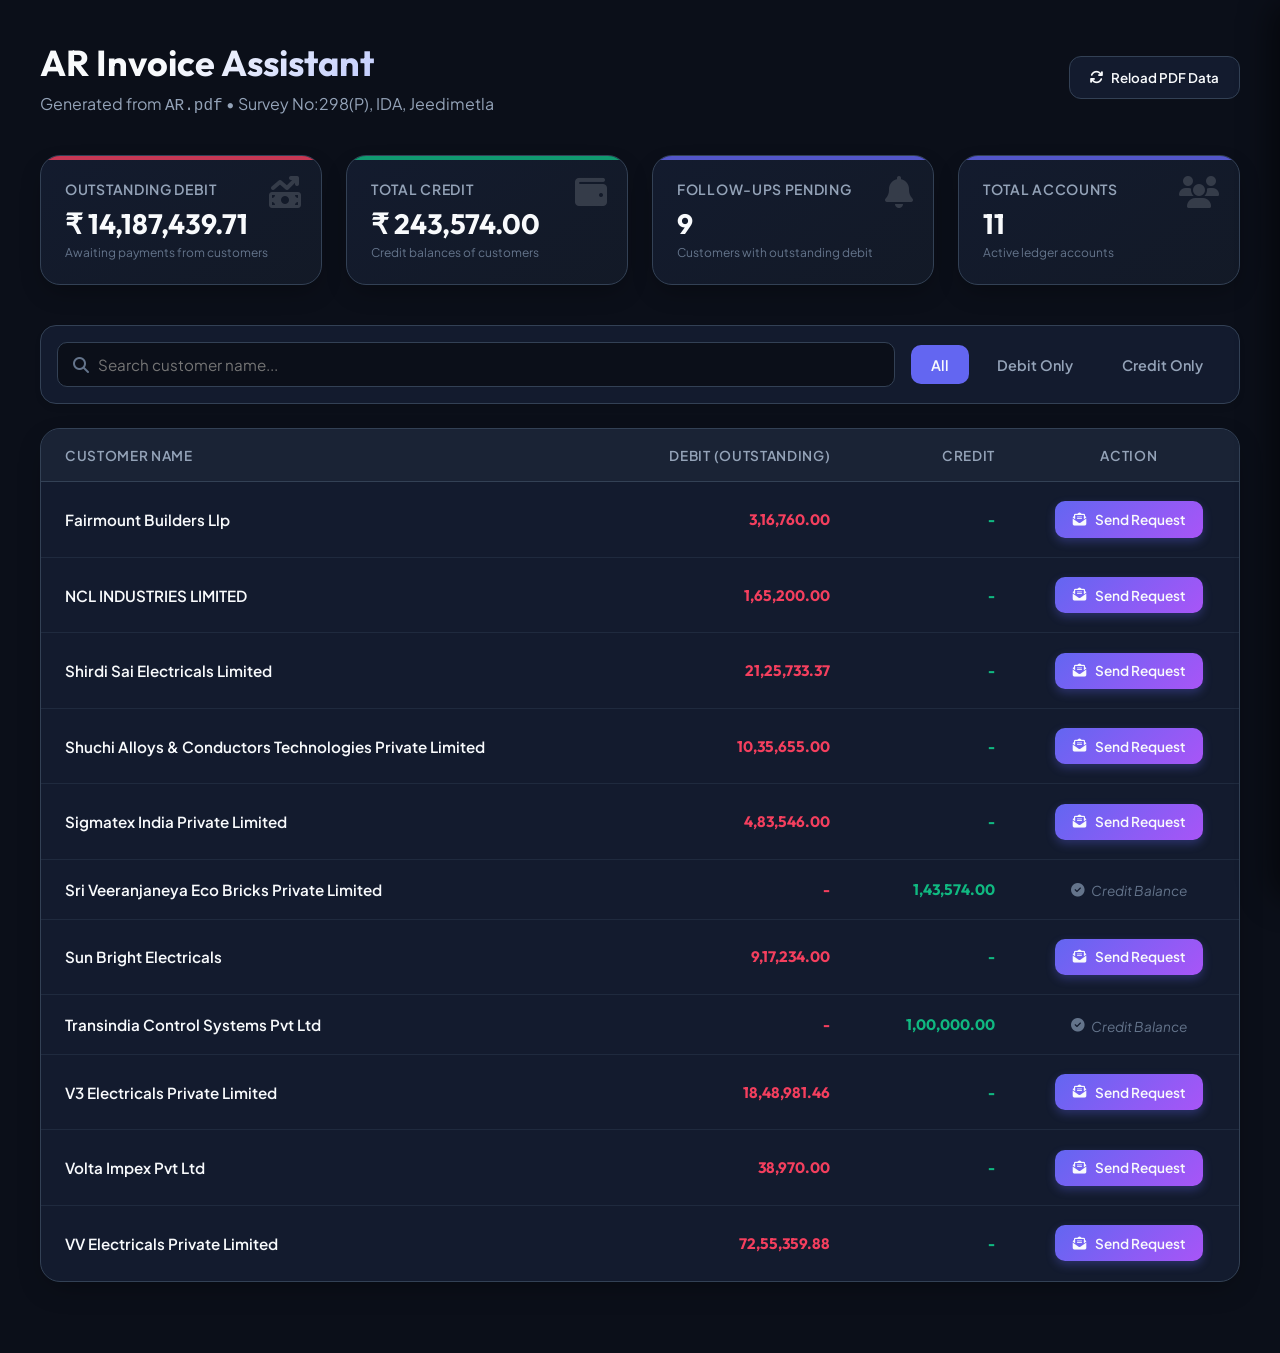
<file: app/ui/Utilities/util_appstoor/ARFollowup/AR_Dashboard.html>
<!DOCTYPE html>
<html lang="en">
<head>
    <meta charset="UTF-8">
    <meta name="viewport" content="width=device-width, initial-scale=1.0">
    <title>AR Invoice Dashboard & Email Generator</title>
    
    <!-- Google Fonts -->
    <link rel="preconnect" href="https://fonts.googleapis.com">
    <link rel="preconnect" href="https://fonts.gstatic.com" crossorigin>
    <link href="https://fonts.googleapis.com/css2?family=Outfit:wght@300;400;500;600;700&family=Plus+Jakarta+Sans:wght@300;400;500;600;700&display=swap" rel="stylesheet">
    
    <!-- FontAwesome Icons -->
    <link rel="stylesheet" href="https://cdnjs.cloudflare.com/ajax/libs/font-awesome/6.4.0/css/all.min.css">

    <style>
        :root {
            --bg-primary: #0b0f19;
            --bg-secondary: #131b2e;
            --bg-card: #1e293b;
            --accent-indigo: #6366f1;
            --accent-indigo-hover: #4f46e5;
            --accent-purple: #a855f7;
            --text-primary: #f8fafc;
            --text-secondary: #94a3b8;
            --text-muted: #64748b;
            --debit-color: #f43f5e;
            --credit-color: #10b981;
            --border-color: #334155;
            --font-family: 'Plus Jakarta Sans', sans-serif;
            --header-font: 'Outfit', sans-serif;
        }

        * {
            box-sizing: border-box;
            margin: 0;
            padding: 0;
            transition: all 0.2s ease;
        }

        body {
            background-color: var(--bg-primary);
            color: var(--text-primary);
            font-family: var(--font-family);
            padding: 2.5rem 1.5rem;
            min-height: 100vh;
        }

        .container {
            max-width: 1200px;
            margin: 0 auto;
        }

        /* Header Layout */
        header {
            margin-bottom: 2.5rem;
            display: flex;
            justify-content: space-between;
            align-items: center;
        }

        h1 {
            font-family: var(--header-font);
            font-weight: 700;
            font-size: 2.25rem;
            background: linear-gradient(135deg, var(--text-primary) 30%, #a5b4fc 100%);
            -webkit-background-clip: text;
            -webkit-text-fill-color: transparent;
            margin-bottom: 0.5rem;
        }

        header p {
            color: var(--text-secondary);
            font-size: 1rem;
        }

        .refresh-btn {
            background-color: var(--bg-secondary);
            border: 1px solid var(--border-color);
            color: var(--text-primary);
            padding: 0.75rem 1.25rem;
            border-radius: 12px;
            cursor: pointer;
            font-family: var(--font-family);
            font-weight: 600;
            display: flex;
            align-items: center;
            gap: 0.5rem;
        }

        .refresh-btn:hover {
            background-color: var(--border-color);
            transform: translateY(-2px);
        }

        /* Stats Cards */
        .stats-grid {
            display: grid;
            grid-template-columns: repeat(auto-fit, minmax(240px, 1fr));
            gap: 1.5rem;
            margin-bottom: 2.5rem;
        }

        .stat-card {
            background: linear-gradient(145deg, var(--bg-secondary) 0%, rgba(30, 41, 59, 0.4) 100%);
            border: 1px solid var(--border-color);
            border-radius: 20px;
            padding: 1.5rem;
            display: flex;
            flex-direction: column;
            justify-content: space-between;
            position: relative;
            overflow: hidden;
            box-shadow: 0 10px 25px -5px rgba(0, 0, 0, 0.3);
        }

        .stat-card::before {
            content: '';
            position: absolute;
            top: 0;
            left: 0;
            width: 100%;
            height: 4px;
            background: var(--accent-indigo);
            opacity: 0.8;
        }

        .stat-card.debit-card::before {
            background: var(--debit-color);
        }

        .stat-card.credit-card::before {
            background: var(--credit-color);
        }

        .stat-card .icon {
            position: absolute;
            right: 1.25rem;
            top: 1.25rem;
            font-size: 2rem;
            opacity: 0.15;
            color: var(--text-primary);
        }

        .stat-title {
            color: var(--text-secondary);
            font-size: 0.875rem;
            font-weight: 600;
            text-transform: uppercase;
            letter-spacing: 0.05em;
            margin-bottom: 0.5rem;
        }

        .stat-value {
            font-size: 1.75rem;
            font-weight: 700;
            font-family: var(--header-font);
            margin-bottom: 0.25rem;
        }

        .stat-desc {
            color: var(--text-muted);
            font-size: 0.75rem;
        }

        /* Control Bar (Search & Filter) */
        .control-bar {
            display: flex;
            flex-wrap: wrap;
            gap: 1rem;
            align-items: center;
            justify-content: space-between;
            background-color: var(--bg-secondary);
            border: 1px solid var(--border-color);
            padding: 1rem;
            border-radius: 16px;
            margin-bottom: 1.5rem;
            box-shadow: 0 4px 6px -1px rgba(0, 0, 0, 0.1);
        }

        .search-wrapper {
            position: relative;
            flex: 1;
            min-width: 280px;
        }

        .search-wrapper i {
            position: absolute;
            left: 1rem;
            top: 50%;
            transform: translateY(-50%);
            color: var(--text-muted);
        }

        .search-input {
            width: 100%;
            background-color: var(--bg-primary);
            border: 1px solid var(--border-color);
            color: var(--text-primary);
            padding: 0.75rem 1rem 0.75rem 2.5rem;
            border-radius: 10px;
            font-family: var(--font-family);
            font-size: 0.95rem;
        }

        .search-input:focus {
            outline: none;
            border-color: var(--accent-indigo);
            box-shadow: 0 0 0 2px rgba(99, 102, 241, 0.2);
        }

        .filter-tabs {
            display: flex;
            gap: 0.5rem;
        }

        .filter-tab {
            background: transparent;
            border: 1px solid transparent;
            color: var(--text-secondary);
            padding: 0.6rem 1.2rem;
            border-radius: 10px;
            cursor: pointer;
            font-family: var(--font-family);
            font-weight: 600;
            font-size: 0.9rem;
        }

        .filter-tab:hover {
            background-color: rgba(255, 255, 255, 0.05);
            color: var(--text-primary);
        }

        .filter-tab.active {
            background-color: var(--accent-indigo);
            color: var(--text-primary);
        }

        /* Table CSS */
        .table-container {
            background-color: var(--bg-secondary);
            border: 1px solid var(--border-color);
            border-radius: 20px;
            overflow: hidden;
            box-shadow: 0 10px 30px -10px rgba(0, 0, 0, 0.4);
            margin-bottom: 2rem;
        }

        table {
            width: 100%;
            border-collapse: collapse;
            text-align: left;
        }

        th {
            background-color: rgba(30, 41, 59, 0.6);
            color: var(--text-secondary);
            font-weight: 600;
            font-size: 0.85rem;
            text-transform: uppercase;
            letter-spacing: 0.05em;
            padding: 1.1rem 1.5rem;
            border-bottom: 1px solid var(--border-color);
        }

        td {
            padding: 1.2rem 1.5rem;
            border-bottom: 1px solid rgba(51, 65, 85, 0.4);
            vertical-align: middle;
            font-size: 0.95rem;
        }

        tr:last-child td {
            border-bottom: none;
        }

        tr:hover td {
            background-color: rgba(255, 255, 255, 0.02);
        }

        .customer-name {
            font-weight: 600;
            color: var(--text-primary);
        }

        .balance-val {
            font-weight: 700;
            font-family: var(--header-font);
        }

        .balance-debit {
            color: var(--debit-color);
        }

        .balance-credit {
            color: var(--credit-color);
        }

        .btn-action {
            background: linear-gradient(135deg, var(--accent-indigo) 0%, var(--accent-purple) 100%);
            border: none;
            color: var(--text-primary);
            padding: 0.6rem 1.1rem;
            border-radius: 10px;
            font-weight: 600;
            cursor: pointer;
            display: inline-flex;
            align-items: center;
            gap: 0.5rem;
            font-size: 0.85rem;
            font-family: var(--font-family);
            box-shadow: 0 4px 10px rgba(99, 102, 241, 0.3);
        }

        .btn-action:hover {
            transform: translateY(-2px);
            box-shadow: 0 6px 15px rgba(99, 102, 241, 0.45);
        }

        .credit-badge {
            color: var(--text-muted);
            font-style: italic;
            font-size: 0.85rem;
            display: inline-flex;
            align-items: center;
            gap: 0.4rem;
        }

        /* Modal / Drawer Panel */
        .drawer-overlay {
            position: fixed;
            top: 0;
            left: 0;
            width: 100%;
            height: 100%;
            background-color: rgba(11, 15, 25, 0.7);
            backdrop-filter: blur(8px);
            z-index: 1000;
            opacity: 0;
            pointer-events: none;
        }

        .drawer-overlay.active {
            opacity: 1;
            pointer-events: all;
        }

        .drawer {
            position: fixed;
            top: 0;
            right: -500px;
            width: 500px;
            max-width: 90%;
            height: 100%;
            background-color: var(--bg-secondary);
            border-left: 1px solid var(--border-color);
            z-index: 1001;
            padding: 2rem;
            box-shadow: -10px 0 30px rgba(0, 0, 0, 0.5);
            display: flex;
            flex-direction: column;
            border-radius: 24px 0 0 24px;
        }

        .drawer.active {
            right: 0;
        }

        .drawer-header {
            display: flex;
            justify-content: space-between;
            align-items: center;
            margin-bottom: 2rem;
            border-bottom: 1px solid var(--border-color);
            padding-bottom: 1rem;
        }

        .drawer-title {
            font-family: var(--header-font);
            font-size: 1.4rem;
            font-weight: 700;
        }

        .btn-close {
            background: transparent;
            border: none;
            color: var(--text-secondary);
            font-size: 1.25rem;
            cursor: pointer;
        }

        .btn-close:hover {
            color: var(--text-primary);
        }

        .form-group {
            margin-bottom: 1.5rem;
        }

        .form-label {
            display: block;
            color: var(--text-secondary);
            font-size: 0.85rem;
            font-weight: 600;
            margin-bottom: 0.5rem;
            text-transform: uppercase;
            letter-spacing: 0.05em;
        }

        .form-input {
            width: 100%;
            background-color: var(--bg-primary);
            border: 1px solid var(--border-color);
            color: var(--text-primary);
            padding: 0.75rem 1rem;
            border-radius: 10px;
            font-family: var(--font-family);
            font-size: 0.95rem;
        }

        .form-input:focus {
            outline: none;
            border-color: var(--accent-indigo);
        }

        .message-textarea {
            width: 100%;
            height: 180px;
            background-color: var(--bg-primary);
            border: 1px solid var(--border-color);
            color: var(--text-primary);
            padding: 1rem;
            border-radius: 12px;
            font-family: var(--font-family);
            font-size: 0.95rem;
            resize: none;
            line-height: 1.5;
        }

        .message-textarea:focus {
            outline: none;
            border-color: var(--accent-indigo);
        }

        .drawer-footer {
            margin-top: auto;
            display: grid;
            grid-template-columns: 1fr;
            gap: 0.75rem;
        }

        .btn-launch {
            padding: 0.9rem;
            border-radius: 12px;
            font-weight: 600;
            font-family: var(--font-family);
            font-size: 0.95rem;
            cursor: pointer;
            display: flex;
            align-items: center;
            justify-content: center;
            gap: 0.5rem;
            border: none;
        }

        .btn-launch-gmail {
            background: linear-gradient(135deg, #ea4335 0%, #c5221f 100%);
            color: white;
            box-shadow: 0 4px 12px rgba(234, 67, 53, 0.3);
        }

        .btn-launch-gmail:hover {
            transform: translateY(-2px);
            box-shadow: 0 6px 18px rgba(234, 67, 53, 0.45);
        }

        .btn-launch-default {
            background-color: rgba(255, 255, 255, 0.05);
            border: 1px solid var(--border-color);
            color: var(--text-primary);
        }

        .btn-launch-default:hover {
            background-color: rgba(255, 255, 255, 0.1);
        }

        .btn-launch-copy {
            background-color: rgba(99, 102, 241, 0.1);
            border: 1px solid rgba(99, 102, 241, 0.3);
            color: #c7d2fe;
        }

        .btn-launch-copy:hover {
            background-color: rgba(99, 102, 241, 0.2);
        }

        .toast {
            position: fixed;
            bottom: 2rem;
            left: 50%;
            transform: translateX(-50%) translateY(100px);
            background-color: var(--accent-indigo);
            color: white;
            padding: 0.75rem 1.5rem;
            border-radius: 10px;
            font-weight: 600;
            box-shadow: 0 10px 15px -3px rgba(0, 0, 0, 0.3);
            opacity: 0;
            pointer-events: none;
            z-index: 2000;
        }

        .toast.show {
            transform: translateX(-50%) translateY(0);
            opacity: 1;
        }

        /* Empty State */
        .empty-state {
            padding: 3rem;
            text-align: center;
            color: var(--text-muted);
        }

        .empty-state i {
            font-size: 3rem;
            margin-bottom: 1rem;
        }
    </style>
</head>
<body>
    <div class="container">
        <!-- Header -->
        <header>
            <div>
                <h1>AR Invoice Assistant</h1>
                <p>Generated from <code>AR.pdf</code> &bull; Survey No:298(P), IDA, Jeedimetla</p>
            </div>
            <button class="refresh-btn" onclick="window.location.reload()"><i class="fa-solid fa-arrows-rotate"></i> Reload PDF Data</button>
        </header>

        <!-- Stats Cards -->
        <div class="stats-grid">
            <div class="stat-card debit-card">
                <i class="fa-solid fa-money-bill-trend-up icon"></i>
                <div class="stat-title">Outstanding Debit</div>
                <div class="stat-value" id="outstanding-val">&#8377; 14,187,439.71</div>
                <div class="stat-desc">Awaiting payments from customers</div>
            </div>
            
            <div class="stat-card credit-card">
                <i class="fa-solid fa-wallet icon"></i>
                <div class="stat-title">Total Credit</div>
                <div class="stat-value" id="credit-val">&#8377; 243,574.00</div>
                <div class="stat-desc">Credit balances of customers</div>
            </div>

            <div class="stat-card">
                <i class="fa-solid fa-bell icon"></i>
                <div class="stat-title">Follow-ups Pending</div>
                <div class="stat-value">9</div>
                <div class="stat-desc">Customers with outstanding debit</div>
            </div>

            <div class="stat-card">
                <i class="fa-solid fa-users icon"></i>
                <div class="stat-title">Total Accounts</div>
                <div class="stat-value">11</div>
                <div class="stat-desc">Active ledger accounts</div>
            </div>
        </div>

        <!-- Controls -->
        <div class="control-bar">
            <div class="search-wrapper">
                <i class="fa-solid fa-magnifying-glass"></i>
                <input type="text" class="search-input" id="search" placeholder="Search customer name..." oninput="filterData()">
            </div>
            <div class="filter-tabs">
                <button class="filter-tab active" onclick="setFilter('all', this)">All</button>
                <button class="filter-tab" onclick="setFilter('debit', this)">Debit Only</button>
                <button class="filter-tab" onclick="setFilter('credit', this)">Credit Only</button>
            </div>
        </div>

        <!-- Table -->
        <div class="table-container">
            <table id="customer-table">
                <thead>
                    <tr>
                        <th>Customer Name</th>
                        <th style="text-align: right;">Debit (Outstanding)</th>
                        <th style="text-align: right;">Credit</th>
                        <th style="text-align: center; width: 220px;">Action</th>
                    </tr>
                </thead>
                <tbody id="table-body">
                    <!-- Dynamic Rows -->
                </tbody>
            </table>
            <div class="empty-state" id="empty-state" style="display: none;">
                <i class="fa-solid fa-box-open"></i>
                <p>No customers match your filters.</p>
            </div>
        </div>
    </div>

    <!-- Drawer Component -->
    <div class="drawer-overlay" id="drawer-overlay" onclick="closeDrawer()"></div>
    <div class="drawer" id="drawer">
        <div class="drawer-header">
            <div class="drawer-title" id="drawer-cust-name">Customer Name</div>
            <button class="btn-close" onclick="closeDrawer()"><i class="fa-solid fa-xmark"></i></button>
        </div>
        
        <div class="form-group">
            <label class="form-label">To (Customer Email/Contact)</label>
            <input type="email" class="form-input" id="email-to" placeholder="enter-customer-email@example.com">
        </div>
        
        <div class="form-group">
            <label class="form-label">Reminder Stage</label>
            <select class="form-input" id="reminder-type" onchange="updateMessageTemplate()" style="background-color: var(--bg-primary); color: var(--text-primary); cursor: pointer;">
                <option value="Gentle Reminder">Gentle Reminder</option>
                <option value="Payment Reminder #1">Payment Reminder #1</option>
                <option value="Payment Reminder #2">Payment Reminder #2</option>
                <option value="Payment Reminder #3">Payment Reminder #3</option>
            </select>
        </div>

        <div class="form-group">
            <label class="form-label">Subject</label>
            <input type="text" class="form-input" id="email-subject" value="">
        </div>

        <div class="form-group">
            <label class="form-label">Message Template</label>
            <textarea class="message-textarea" id="email-body" style="height: 320px;"></textarea>
        </div>

        <div class="drawer-footer">
            <button class="btn-launch btn-launch-gmail" onclick="launchGmail()"><i class="fa-solid fa-envelope"></i> Compose in Gmail Web</button>
            <button class="btn-launch btn-launch-default" onclick="launchDefaultMail()"><i class="fa-solid fa-paper-plane"></i> Send via Mail App (mailto)</button>
            <button class="btn-launch btn-launch-copy" onclick="copyMessage()"><i class="fa-solid fa-copy"></i> Copy Message to Clipboard</button>
        </div>
    </div>

    <!-- Toast -->
    <div class="toast" id="toast">Copied to clipboard!</div>

    <script>
        // Inject customer list from python
        const customers = [
  {
    "name": "Fairmount Builders Llp",
    "debit": 316760.0,
    "credit": null
  },
  {
    "name": "NCL INDUSTRIES LIMITED",
    "debit": 165200.0,
    "credit": null
  },
  {
    "name": "Shirdi Sai Electricals Limited",
    "debit": 2125733.37,
    "credit": null
  },
  {
    "name": "Shuchi Alloys & Conductors Technologies Private Limited",
    "debit": 1035655.0,
    "credit": null
  },
  {
    "name": "Sigmatex India Private Limited",
    "debit": 483546.0,
    "credit": null
  },
  {
    "name": "Sri Veeranjaneya Eco Bricks Private Limited",
    "debit": null,
    "credit": 143574.0
  },
  {
    "name": "Sun Bright Electricals",
    "debit": 917234.0,
    "credit": null
  },
  {
    "name": "Transindia Control Systems Pvt Ltd",
    "debit": null,
    "credit": 100000.0
  },
  {
    "name": "V3 Electricals Private Limited",
    "debit": 1848981.46,
    "credit": null
  },
  {
    "name": "Volta Impex Pvt Ltd",
    "debit": 38970.0,
    "credit": null
  },
  {
    "name": "VV Electricals Private Limited",
    "debit": 7255359.88,
    "credit": null
  }
];

        let currentFilter = 'all';
        let activeCustomerIndex = null;

        function formatCurrency(val) {
            if (val === null || val === undefined) return '-';
            return val.toLocaleString('en-IN', { minimumFractionDigits: 2, maximumFractionDigits: 2 });
        }

        function setFilter(filterType, element) {
            document.querySelectorAll('.filter-tab').forEach(tab => tab.classList.remove('active'));
            element.classList.add('active');
            currentFilter = filterType;
            filterData();
        }

        function filterData() {
            const searchVal = document.getElementById('search').value.toLowerCase();
            const tbody = document.getElementById('table-body');
            tbody.innerHTML = '';
            
            let filtered = customers.filter(c => {
                const matchesSearch = c.name.toLowerCase().includes(searchVal);
                if (!matchesSearch) return false;
                
                if (currentFilter === 'debit') return c.debit !== null;
                if (currentFilter === 'credit') return c.credit !== null;
                return true;
            });

            if (filtered.length === 0) {
                document.getElementById('empty-state').style.display = 'block';
                document.getElementById('customer-table').style.display = 'none';
            } else {
                document.getElementById('empty-state').style.display = 'none';
                document.getElementById('customer-table').style.display = 'table';
                
                filtered.forEach((c, idx) => {
                    const originalIdx = customers.findIndex(orig => orig.name === c.name);
                    const tr = document.createElement('tr');
                    
                    const tdName = document.createElement('td');
                    tdName.className = 'customer-name';
                    tdName.textContent = c.name;
                    
                    const tdDebit = document.createElement('td');
                    tdDebit.style.textAlign = 'right';
                    tdDebit.className = 'balance-val balance-debit';
                    tdDebit.textContent = c.debit !== null ? formatCurrency(c.debit) : '-';
                    
                    const tdCredit = document.createElement('td');
                    tdCredit.style.textAlign = 'right';
                    tdCredit.className = 'balance-val balance-credit';
                    tdCredit.textContent = c.credit !== null ? formatCurrency(c.credit) : '-';
                    
                    const tdAction = document.createElement('td');
                    tdAction.style.textAlign = 'center';
                    
                    if (c.debit !== null) {
                        const btn = document.createElement('button');
                        btn.className = 'btn-action';
                        btn.innerHTML = '<i class="fa-solid fa-envelope-open-text"></i> Send Request';
                        btn.onclick = () => openDrawer(originalIdx);
                        tdAction.appendChild(btn);
                    } else {
                        const creditBadge = document.createElement('span');
                        creditBadge.className = 'credit-badge';
                        creditBadge.innerHTML = '<i class="fa-solid fa-circle-check"></i> Credit Balance';
                        tdAction.appendChild(creditBadge);
                    }
                    
                    tr.appendChild(tdName);
                    tr.appendChild(tdDebit);
                    tr.appendChild(tdCredit);
                    tr.appendChild(tdAction);
                    tbody.appendChild(tr);
                });
            }
        }

        function getPresentDate() {
            const today = new Date();
            return today.toLocaleDateString('en-IN', { day: '2-digit', month: 'short', year: 'numeric' });
        }

        function updateMessageTemplate() {
            if (activeCustomerIndex === null) return;
            const customer = customers[activeCustomerIndex];
            const reminderType = document.getElementById('reminder-type').value;
            const formattedVal = formatCurrency(customer.debit);
            const presentDate = getPresentDate();
            
            // Format subject
            const subjectText = `${reminderType}: Payment Request for Outstanding Invoice ₹${formattedVal}`;
            document.getElementById('email-subject').value = subjectText;
            
            // Format body based on selected reminder type
            let reminderIntroText = "";
            if (reminderType === "Gentle Reminder") {
                reminderIntroText = "This is a gentle reminder that payment for Balance amounting to ₹" + formattedVal + " is currently outstanding.";
            } else {
                reminderIntroText = "This is " + reminderType.toLowerCase() + " that payment for Balance amounting to ₹" + formattedVal + " is currently outstanding.";
            }
            
            const bodyText = `Dear ${customer.name},
Square V Engineering Enterprises

I hope this message finds you well. We truly value our business relationship and appreciate the trust you place in us.

${reminderIntroText} As per our agreed terms, the due date was ${presentDate}.

We kindly request you to arrange the payment at the earliest convenience to avoid any disruption in services. Please find the payment details below for your reference:

Bank Details:
ICICI Bank
Current Account Number: 130405002630
IFSC Code: ICIC0001304
Branch: Shapurnagar-500055

If you have already processed the payment, please disregard this notice. Otherwise, we would appreciate it if you could confirm the expected date of settlement.

Thank you for your prompt attention to this matter. Should you have any questions or require clarification, please feel free to reach out.`;
            
            document.getElementById('email-body').value = bodyText;
        }

        function openDrawer(index) {
            activeCustomerIndex = index;
            document.getElementById('reminder-type').value = 'Gentle Reminder'; // Reset to gentle reminder
            
            const customer = customers[index];
            document.getElementById('drawer-cust-name').textContent = customer.name;
            document.getElementById('email-to').value = ''; // User can fill this in
            
            updateMessageTemplate();
            
            document.getElementById('drawer-overlay').classList.add('active');
            document.getElementById('drawer').classList.add('active');
        }

        function closeDrawer() {
            document.getElementById('drawer-overlay').classList.remove('active');
            document.getElementById('drawer').classList.remove('active');
        }

        function showToast() {
            const toast = document.getElementById('toast');
            toast.classList.add('show');
            setTimeout(() => {
                toast.classList.remove('show');
            }, 2500);
        }

        function copyMessage() {
            const text = document.getElementById('email-body').value;
            navigator.clipboard.writeText(text).then(() => {
                showToast();
            });
        }

        function launchGmail() {
            const to = document.getElementById('email-to').value;
            const subject = encodeURIComponent(document.getElementById('email-subject').value);
            const body = encodeURIComponent(document.getElementById('email-body').value);
            const gmailUrl = `https://mail.google.com/mail/?view=cm&fs=1&to=${to}&su=${subject}&body=${body}`;
            window.open(gmailUrl, '_blank');
        }

        function launchDefaultMail() {
            const to = document.getElementById('email-to').value;
            const subject = encodeURIComponent(document.getElementById('email-subject').value);
            const body = encodeURIComponent(document.getElementById('email-body').value);
            window.location.href = `mailto:${to}?subject=${subject}&body=${body}`;
        }

        // Initial rendering
        filterData();
    </script>
</body>
</html>
</file>
